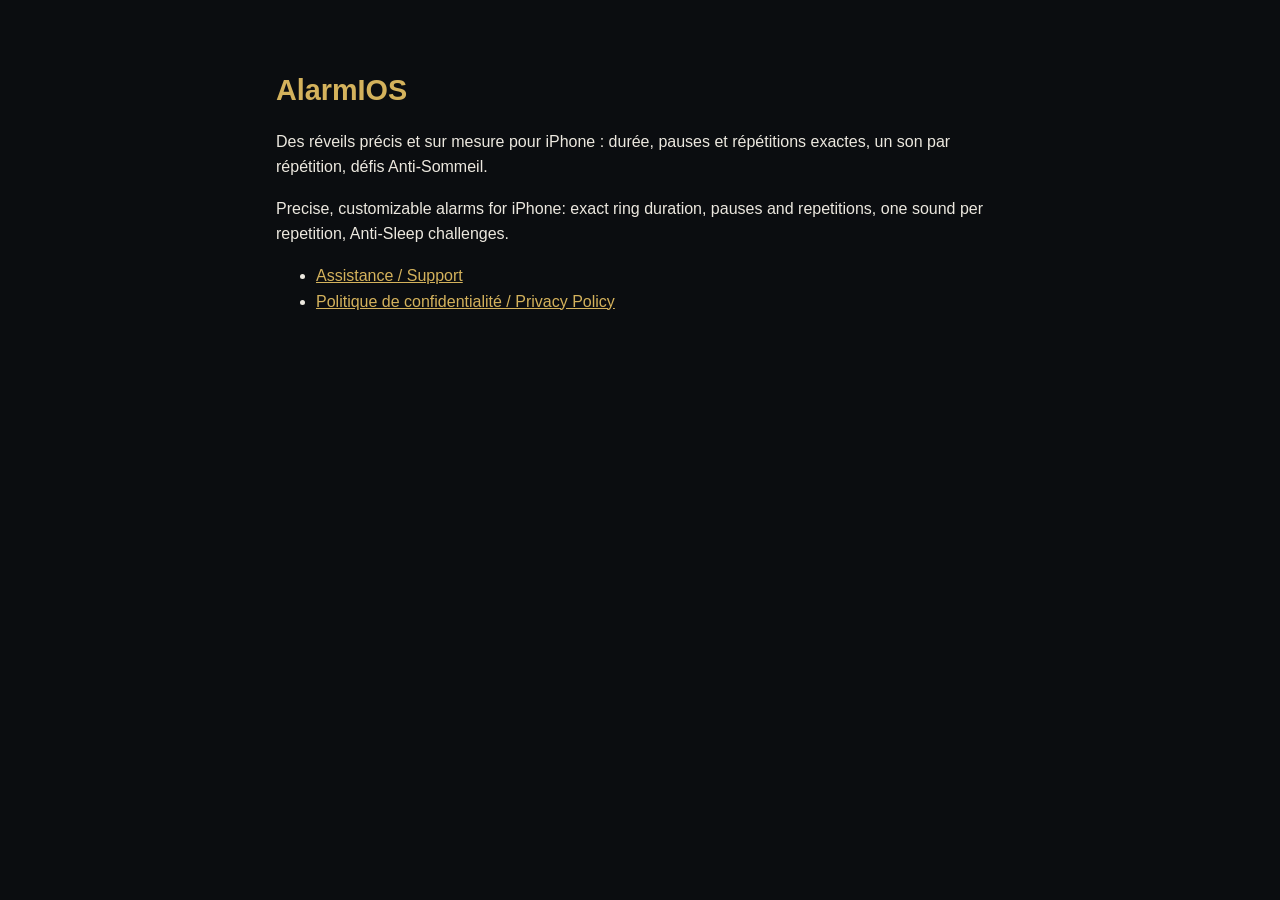
<file: index.html>
<!doctype html>
<html lang="fr">
<head>
<meta charset="utf-8">
<meta name="viewport" content="width=device-width, initial-scale=1">
<title>AlarmIOS</title>
<link rel="stylesheet" href="style.css">
</head>
<body>
<main>
<h1>AlarmIOS</h1>
<p>Des réveils précis et sur mesure pour iPhone : durée, pauses et répétitions exactes, un son par répétition, défis Anti-Sommeil.</p>
<p lang="en">Precise, customizable alarms for iPhone: exact ring duration, pauses and repetitions, one sound per repetition, Anti-Sleep challenges.</p>
<ul>
<li><a href="support.html">Assistance / Support</a></li>
<li><a href="privacy.html">Politique de confidentialité / Privacy Policy</a></li>
</ul>
</main>
</body>
</html>
</file>
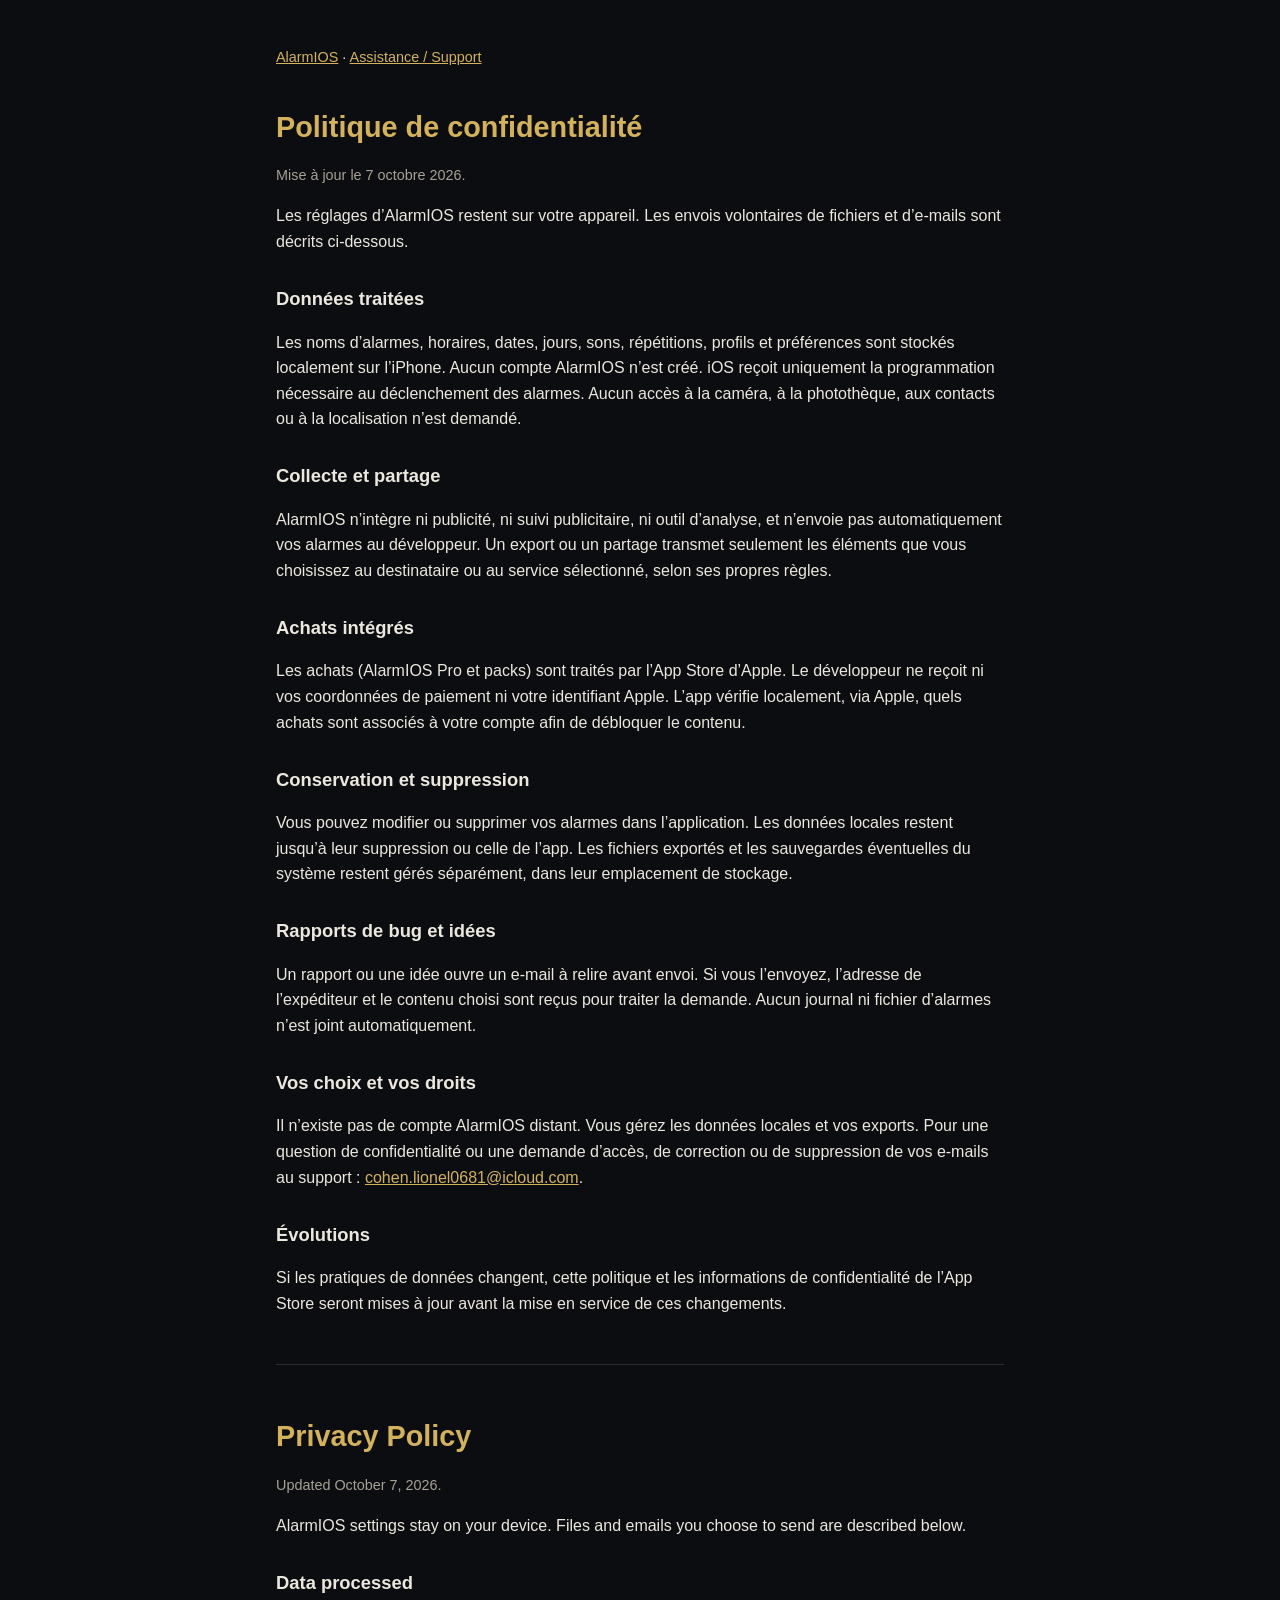
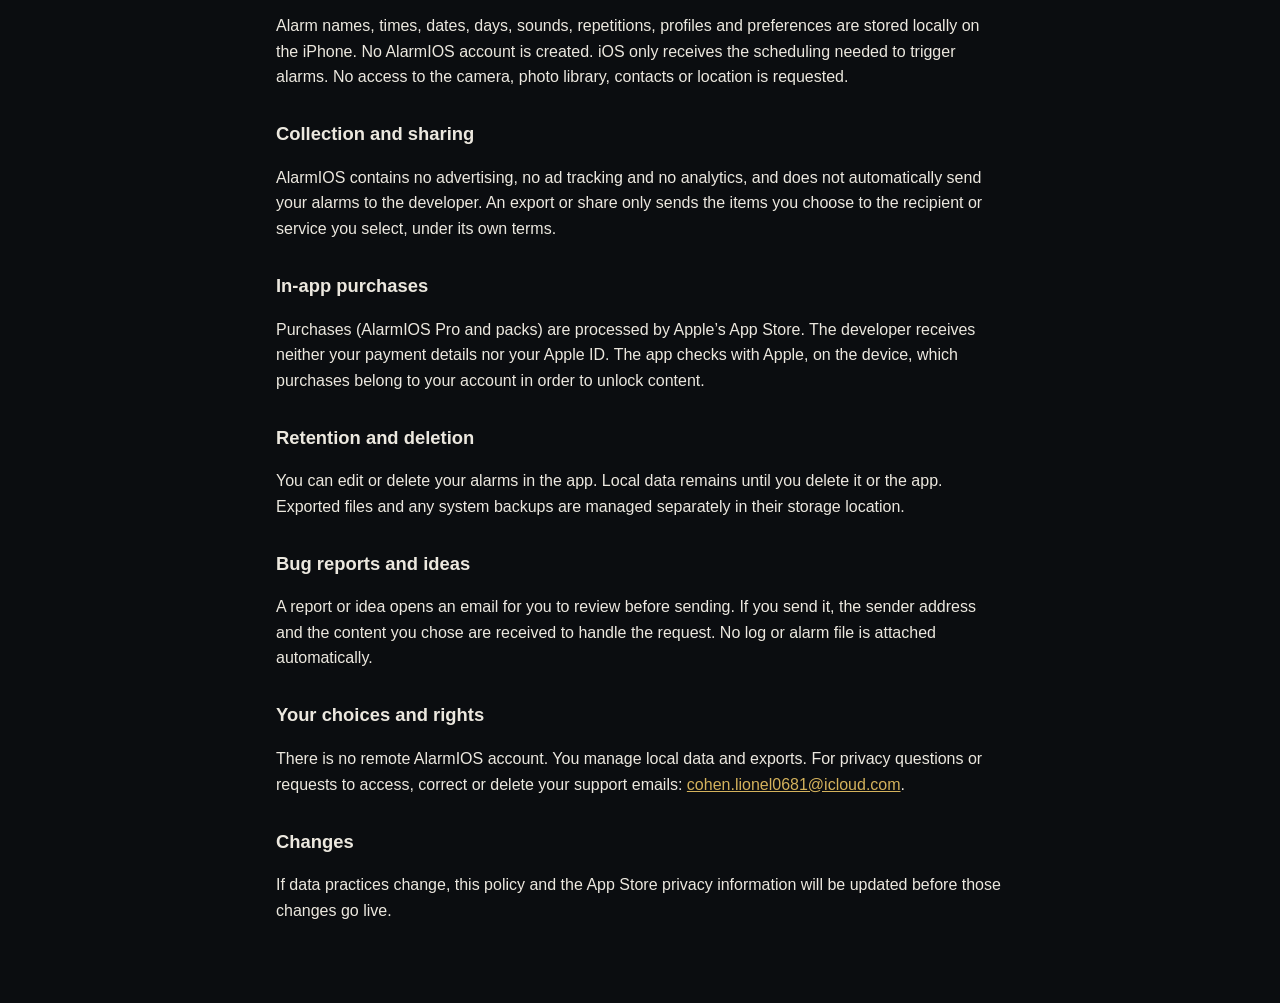
<file: privacy.html>
<!doctype html>
<html lang="fr">
<head>
<meta charset="utf-8">
<meta name="viewport" content="width=device-width, initial-scale=1">
<title>AlarmIOS — Politique de confidentialité / Privacy Policy</title>
<link rel="stylesheet" href="style.css">
</head>
<body>
<main>
<p class="nav"><a href="index.html">AlarmIOS</a> · <a href="support.html">Assistance / Support</a></p>

<h1>Politique de confidentialité</h1>
<p class="muted">Mise à jour le 7 octobre 2026.</p>
<p>Les réglages d’AlarmIOS restent sur votre appareil. Les envois volontaires de fichiers et d’e-mails sont décrits ci-dessous.</p>

<h2>Données traitées</h2>
<p>Les noms d’alarmes, horaires, dates, jours, sons, répétitions, profils et préférences sont stockés localement sur l’iPhone. Aucun compte AlarmIOS n’est créé. iOS reçoit uniquement la programmation nécessaire au déclenchement des alarmes. Aucun accès à la caméra, à la photothèque, aux contacts ou à la localisation n’est demandé.</p>

<h2>Collecte et partage</h2>
<p>AlarmIOS n’intègre ni publicité, ni suivi publicitaire, ni outil d’analyse, et n’envoie pas automatiquement vos alarmes au développeur. Un export ou un partage transmet seulement les éléments que vous choisissez au destinataire ou au service sélectionné, selon ses propres règles.</p>

<h2>Achats intégrés</h2>
<p>Les achats (AlarmIOS Pro et packs) sont traités par l’App Store d’Apple. Le développeur ne reçoit ni vos coordonnées de paiement ni votre identifiant Apple. L’app vérifie localement, via Apple, quels achats sont associés à votre compte afin de débloquer le contenu.</p>

<h2>Conservation et suppression</h2>
<p>Vous pouvez modifier ou supprimer vos alarmes dans l’application. Les données locales restent jusqu’à leur suppression ou celle de l’app. Les fichiers exportés et les sauvegardes éventuelles du système restent gérés séparément, dans leur emplacement de stockage.</p>

<h2>Rapports de bug et idées</h2>
<p>Un rapport ou une idée ouvre un e-mail à relire avant envoi. Si vous l’envoyez, l’adresse de l’expéditeur et le contenu choisi sont reçus pour traiter la demande. Aucun journal ni fichier d’alarmes n’est joint automatiquement.</p>

<h2>Vos choix et vos droits</h2>
<p>Il n’existe pas de compte AlarmIOS distant. Vous gérez les données locales et vos exports. Pour une question de confidentialité ou une demande d’accès, de correction ou de suppression de vos e-mails au support : <a href="mailto:cohen.lionel0681@icloud.com">cohen.lionel0681@icloud.com</a>.</p>

<h2>Évolutions</h2>
<p>Si les pratiques de données changent, cette politique et les informations de confidentialité de l’App Store seront mises à jour avant la mise en service de ces changements.</p>

<hr>

<h1 lang="en">Privacy Policy</h1>
<div lang="en">
<p class="muted">Updated October 7, 2026.</p>
<p>AlarmIOS settings stay on your device. Files and emails you choose to send are described below.</p>

<h2>Data processed</h2>
<p>Alarm names, times, dates, days, sounds, repetitions, profiles and preferences are stored locally on the iPhone. No AlarmIOS account is created. iOS only receives the scheduling needed to trigger alarms. No access to the camera, photo library, contacts or location is requested.</p>

<h2>Collection and sharing</h2>
<p>AlarmIOS contains no advertising, no ad tracking and no analytics, and does not automatically send your alarms to the developer. An export or share only sends the items you choose to the recipient or service you select, under its own terms.</p>

<h2>In-app purchases</h2>
<p>Purchases (AlarmIOS Pro and packs) are processed by Apple’s App Store. The developer receives neither your payment details nor your Apple ID. The app checks with Apple, on the device, which purchases belong to your account in order to unlock content.</p>

<h2>Retention and deletion</h2>
<p>You can edit or delete your alarms in the app. Local data remains until you delete it or the app. Exported files and any system backups are managed separately in their storage location.</p>

<h2>Bug reports and ideas</h2>
<p>A report or idea opens an email for you to review before sending. If you send it, the sender address and the content you chose are received to handle the request. No log or alarm file is attached automatically.</p>

<h2>Your choices and rights</h2>
<p>There is no remote AlarmIOS account. You manage local data and exports. For privacy questions or requests to access, correct or delete your support emails: <a href="mailto:cohen.lionel0681@icloud.com">cohen.lionel0681@icloud.com</a>.</p>

<h2>Changes</h2>
<p>If data practices change, this policy and the App Store privacy information will be updated before those changes go live.</p>
</div>
</main>
</body>
</html>
</file>
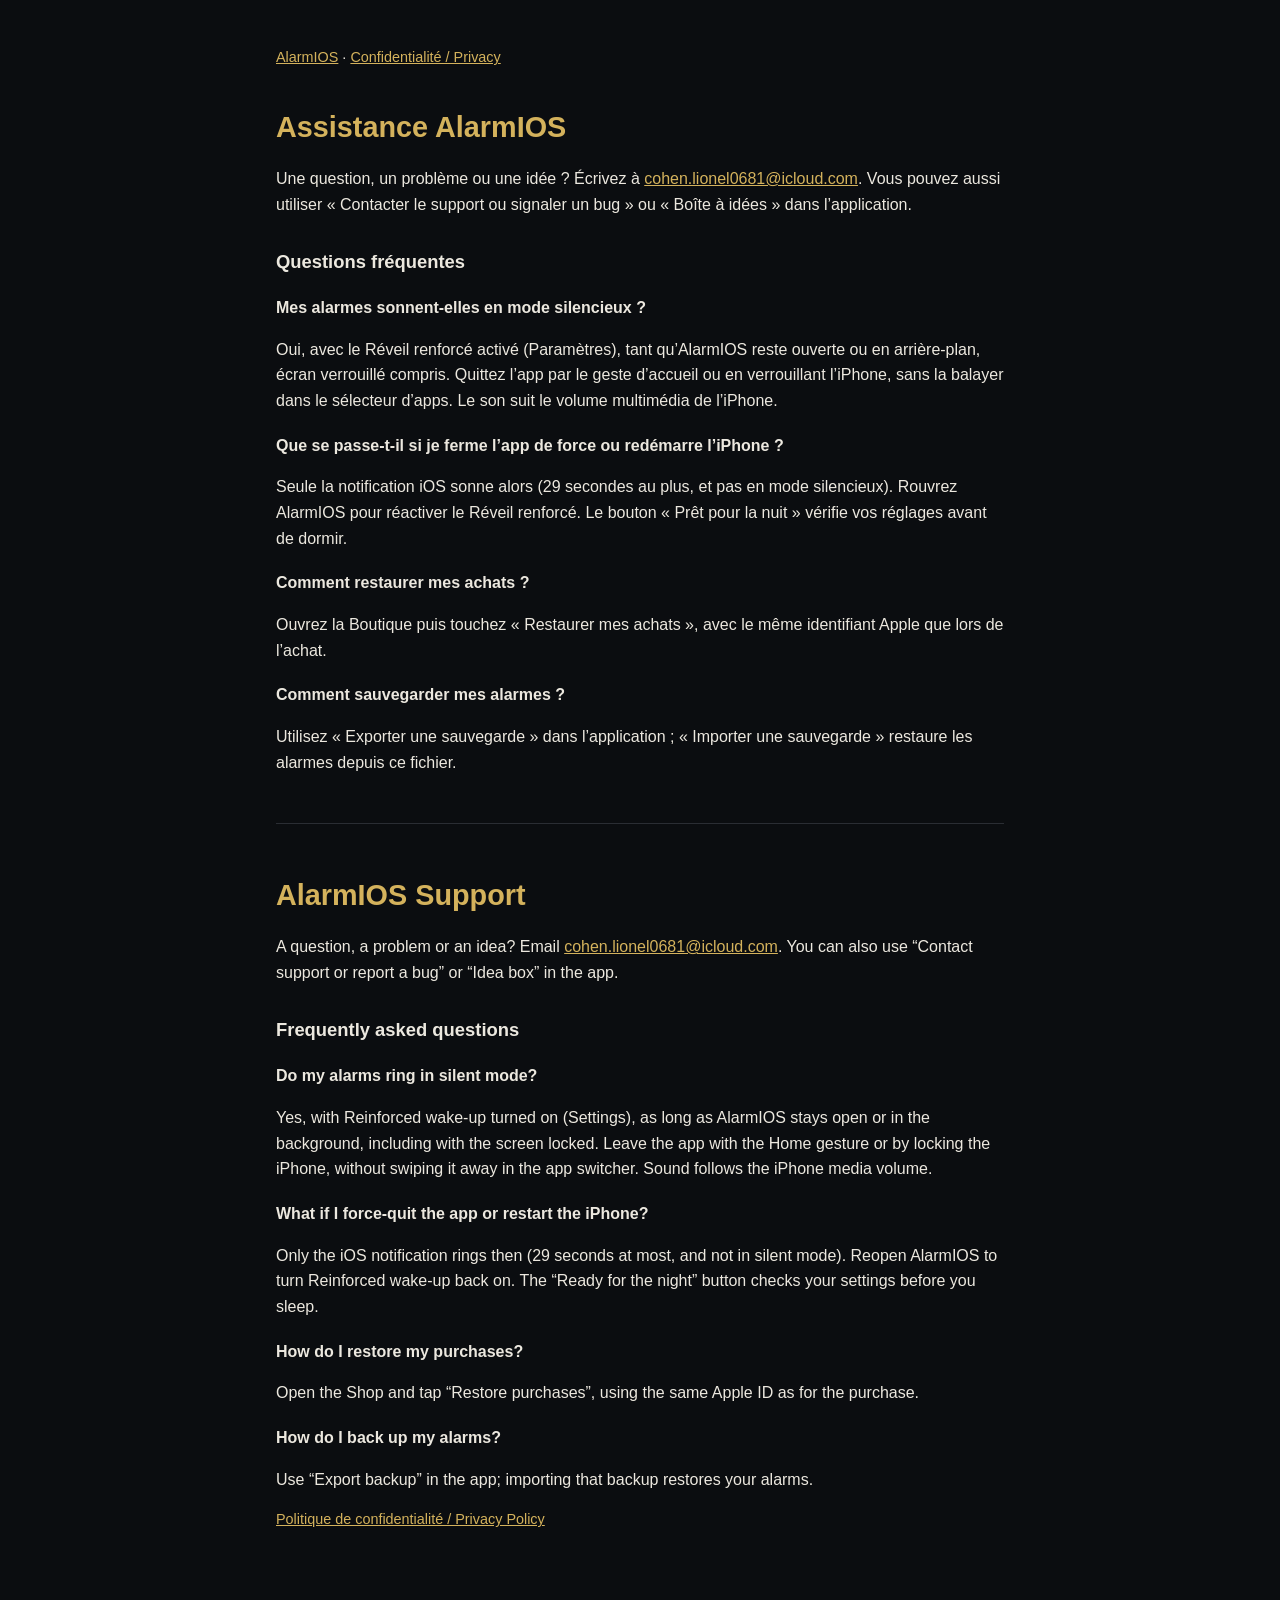
<file: support.html>
<!doctype html>
<html lang="fr">
<head>
<meta charset="utf-8">
<meta name="viewport" content="width=device-width, initial-scale=1">
<title>AlarmIOS — Assistance / Support</title>
<link rel="stylesheet" href="style.css">
</head>
<body>
<main>
<p class="nav"><a href="index.html">AlarmIOS</a> · <a href="privacy.html">Confidentialité / Privacy</a></p>

<h1>Assistance AlarmIOS</h1>
<p>Une question, un problème ou une idée ? Écrivez à <a href="mailto:cohen.lionel0681@icloud.com">cohen.lionel0681@icloud.com</a>. Vous pouvez aussi utiliser « Contacter le support ou signaler un bug » ou « Boîte à idées » dans l’application.</p>

<h2>Questions fréquentes</h2>
<h3>Mes alarmes sonnent-elles en mode silencieux ?</h3>
<p>Oui, avec le Réveil renforcé activé (Paramètres), tant qu’AlarmIOS reste ouverte ou en arrière-plan, écran verrouillé compris. Quittez l’app par le geste d’accueil ou en verrouillant l’iPhone, sans la balayer dans le sélecteur d’apps. Le son suit le volume multimédia de l’iPhone.</p>
<h3>Que se passe-t-il si je ferme l’app de force ou redémarre l’iPhone ?</h3>
<p>Seule la notification iOS sonne alors (29 secondes au plus, et pas en mode silencieux). Rouvrez AlarmIOS pour réactiver le Réveil renforcé. Le bouton « Prêt pour la nuit » vérifie vos réglages avant de dormir.</p>
<h3>Comment restaurer mes achats ?</h3>
<p>Ouvrez la Boutique puis touchez « Restaurer mes achats », avec le même identifiant Apple que lors de l’achat.</p>
<h3>Comment sauvegarder mes alarmes ?</h3>
<p>Utilisez « Exporter une sauvegarde » dans l’application ; « Importer une sauvegarde » restaure les alarmes depuis ce fichier.</p>

<hr>

<div lang="en">
<h1>AlarmIOS Support</h1>
<p>A question, a problem or an idea? Email <a href="mailto:cohen.lionel0681@icloud.com">cohen.lionel0681@icloud.com</a>. You can also use “Contact support or report a bug” or “Idea box” in the app.</p>

<h2>Frequently asked questions</h2>
<h3>Do my alarms ring in silent mode?</h3>
<p>Yes, with Reinforced wake-up turned on (Settings), as long as AlarmIOS stays open or in the background, including with the screen locked. Leave the app with the Home gesture or by locking the iPhone, without swiping it away in the app switcher. Sound follows the iPhone media volume.</p>
<h3>What if I force-quit the app or restart the iPhone?</h3>
<p>Only the iOS notification rings then (29 seconds at most, and not in silent mode). Reopen AlarmIOS to turn Reinforced wake-up back on. The “Ready for the night” button checks your settings before you sleep.</p>
<h3>How do I restore my purchases?</h3>
<p>Open the Shop and tap “Restore purchases”, using the same Apple ID as for the purchase.</p>
<h3>How do I back up my alarms?</h3>
<p>Use “Export backup” in the app; importing that backup restores your alarms.</p>
</div>

<p class="muted"><a href="privacy.html">Politique de confidentialité / Privacy Policy</a></p>
</main>
</body>
</html>
</file>
<file: style.css>
:root { --bg: #0b0d10; --fg: #ece8df; --muted: #a7a196; --accent: #d4b25c; }
* { box-sizing: border-box; }
body { margin: 0; background: var(--bg); color: var(--fg); font: 16px/1.6 -apple-system, BlinkMacSystemFont, "Segoe UI", Roboto, sans-serif; }
main { max-width: 760px; margin: 0 auto; padding: 32px 16px 64px; }
h1 { color: var(--accent); font-size: 1.8rem; margin: 1.2em 0 0.4em; }
h2 { font-size: 1.15rem; margin: 1.6em 0 0.3em; }
h3 { font-size: 1rem; margin: 1.2em 0 0.2em; }
a { color: var(--accent); }
.muted { color: var(--muted); font-size: 0.9rem; }
.nav { font-size: 0.9rem; }
hr { border: 0; border-top: 1px solid #2a2d33; margin: 48px 0; }
</file>
